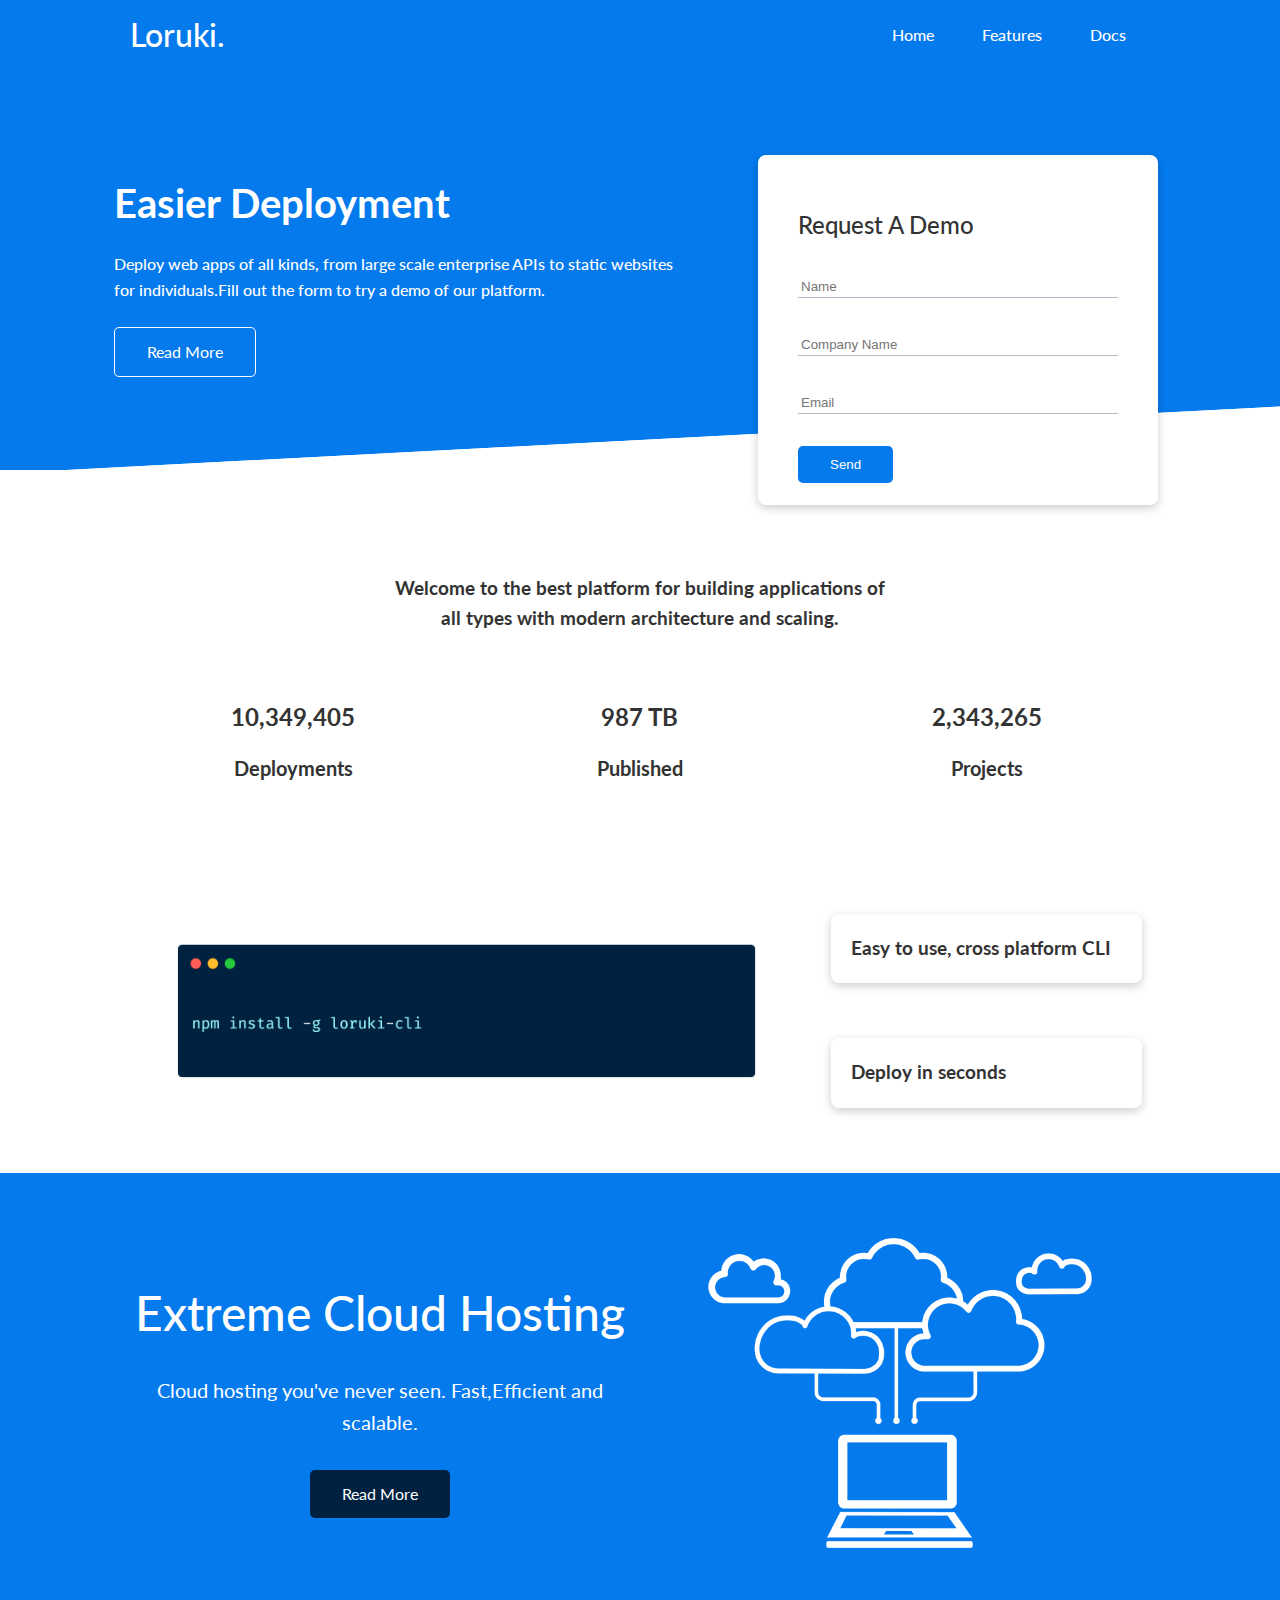
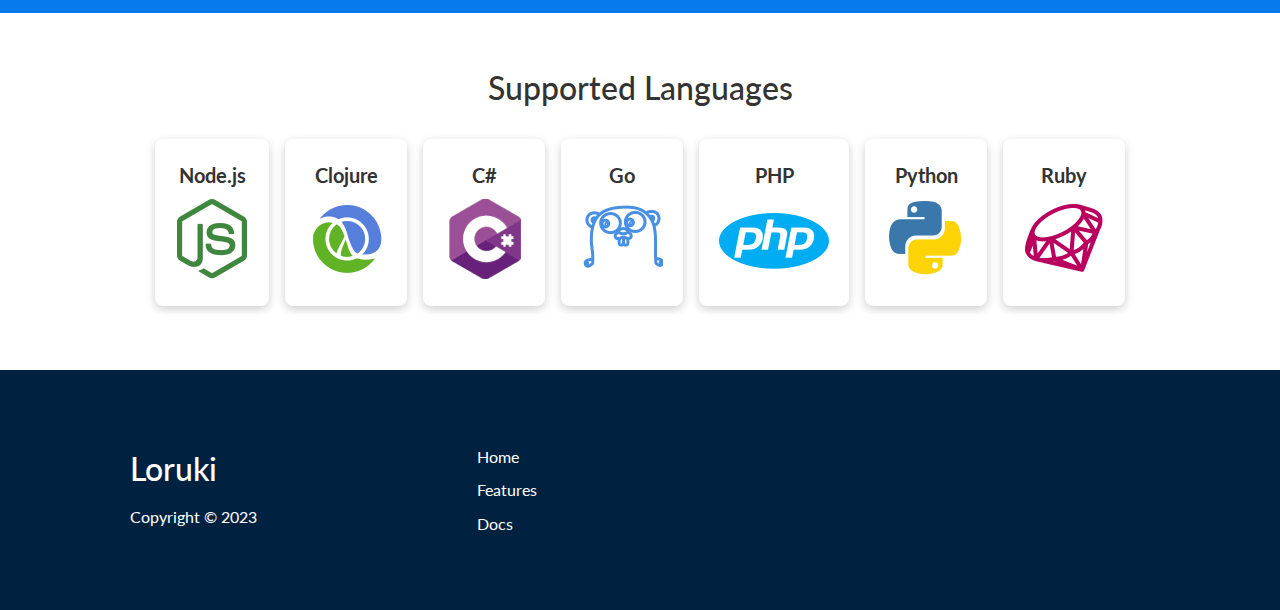
<file: index.html>
<!DOCTYPE html>
<html lang="en">
  <head>
    <meta charset="UTF-8" />
    <meta name="viewport" content="width=device-width, initial-scale=1.0" />
    <title>Loruki | Cloud Hosting For Everyone</title>
    <!-- font awesome link -->
    <link
      rel="stylesheet"
      href="https://cdnjs.cloudflare.com/ajax/libs/font-awesome/6.4.2/css/all.min.css"
      integrity="sha512-z3gLpd7yknf1YoNbCzqRKc4qyor8gaKU1qmn+CShxbuBusANI9QpRohGBreCFkKxLhei6S9CQXFEbbKuqLg0DA=="
      crossorigin="anonymous"
      referrerpolicy="no-referrer"
    />
    <!-- google fonts -->
    <link rel="preconnect" href="https://fonts.googleapis.com" />
    <link rel="preconnect" href="https://fonts.gstatic.com" crossorigin />
    <link
      href="https://fonts.googleapis.com/css2?family=Jost:ital,wght@0,300;0,400;0,500;0,600;1,400;1,600&family=Lato:wght@300;400;700&display=swap"
      rel="stylesheet"
    />
    <!-- custom css stylesheet -->
    <link rel="stylesheet" href="css/utilities.css" />
    <link rel="stylesheet" href="css/style.css" />
  </head>
  <body>
    <!-- Navbar -->
    <div class="navbar">
      <div class="container flex-container">
        <h1 class="logo">loruki.</h1>
        <ul>
          <li><a href="index.html">home</a></li>
          <li><a href="features.html">features</a></li>
          <li><a href="docs.html">docs</a></li>
        </ul>
      </div>
    </div>

    <!-- Showcase -->
    <section class="showcase">
      <div class="container grid-container">
        <div class="showcase-text">
          <h1 class="primary-heading">easier deployment</h1>
          <p>
            Deploy web apps of all kinds, from large scale enterprise APIs to
            static websites for individuals.Fill out the form to try a demo of
            our platform.
          </p>
          <a href="features.html" class="btn btn-outline">read more</a>
        </div>
        <div class="showcase-form card">
          <h2>request a demo</h2>
          <form autocomplete="off">
            <div class="form-control">
              <input type="text" name="name" placeholder="Name" required />
            </div>
            <div class="form-control">
              <input
                type="text"
                name="company"
                placeholder="Company Name"
                required
              />
            </div>
            <div class="form-control">
              <input type="email" name="email" placeholder="Email" required />
            </div>
            <input type="submit" value="Send" class="btn btn-primary" />
          </form>
        </div>
      </div>
    </section>

    <!-- Stats -->
    <section class="stats">
      <div class="container">
        <h3 class="stats-heading text-center my-1">
          Welcome to the best platform for building applications of all types
          with modern architecture and scaling.
        </h3>

        <div class="grid-container grid-container-3 text-center my-4">
          <div>
            <i class="fas fa-server fa-3x"></i>
            <h3>10,349,405</h3>
            <p class="text-secondary">Deployments</p>
          </div>
          <div>
            <i class="fas fa-upload fa-3x"></i>
            <h3>987 TB</h3>
            <p class="text-secondary">Published</p>
          </div>
          <div>
            <i class="fas fa-project-diagram fa-3x"></i>
            <h3>2,343,265</h3>
            <p class="text-secondary">Projects</p>
          </div>
        </div>
      </div>
    </section>

    <!-- CLI -->
    <section class="cli my-4">
      <div class="container grid-container">
        <img src="./images/cli.png" alt="cli" />
        <div class="card">
          <h3>Easy to use, cross platform CLI</h3>
        </div>
        <div class="card">
          <h3>Deploy in seconds</h3>
        </div>
      </div>
    </section>

    <!-- Cloud -->
    <section class="cloud bg-primary my-2 py-4">
      <div class="container grid-container">
        <div class="text-center">
          <h2 class="lg">Extreme Cloud Hosting</h2>
          <p class="lead my-3">
            Cloud hosting you've never seen. Fast,Efficient and scalable.
          </p>
          <a class="btn btn-dark" href="features.html">Read More</a>
        </div>
        <img src="./images/cloud.png" alt="cloud" />
      </div>
    </section>

    <!-- Languages -->
    <section class="languages">
      <h2 class="md text-center my-2">supported languages</h2>
      <div class="container flex-container">
        <div class="card">
          <h4 class="text-center">Node.js</h4>
          <img src="./images/logos/node.png" alt="" />
        </div>
        <div class="card">
          <h4 class="text-center">Clojure</h4>
          <img src="./images/logos/clojure.png" alt="" />
        </div>
        <div class="card">
          <h4 class="text-center">C#</h4>
          <img src="./images/logos/csharp.png" alt="" />
        </div>
        <div class="card">
          <h4 class="text-center">Go</h4>
          <img src="./images/logos/go.png" alt="" />
        </div>
        <div class="card">
          <h4 class="text-center">PHP</h4>
          <img src="./images/logos/php.png" alt="" />
        </div>
        <div class="card">
          <h4 class="text-center">Python</h4>
          <img src="./images/logos/python.png" alt="" />
        </div>
        <div class="card">
          <h4 class="text-center">Ruby</h4>
          <img src="./images/logos/ruby.png" alt="" />
        </div>
      </div>
    </section>

    <!-- Footer -->
    <footer class="bg-dark py-5 footer">
      <div class="container grid-container grid-container-3">
        <div>
          <h1>Loruki</h1>
          <p>Copyright &copy; 2023</p>
        </div>
        <nav>
          <ul>
            <li><a href="index.html">home</a></li>
            <li><a href="features.html">features</a></li>
            <li><a href="docs.html">docs</a></li>
          </ul>
        </nav>
        <div class="social">
          <a href="#"><i title="github" class="fab fa-github fa-2x"></i></a>
          <a href="#"><i title="facebook" class="fab fa-facebook fa-2x"></i></a>
          <a href="#"
            ><i title="instagram" class="fab fa-instagram fa-2x"></i
          ></a>
          <a href="#"><i title="twitter" class="fab fa-twitter fa-2x"></i></a>
        </div>
      </div>
    </footer>
  </body>
</html>
</file>
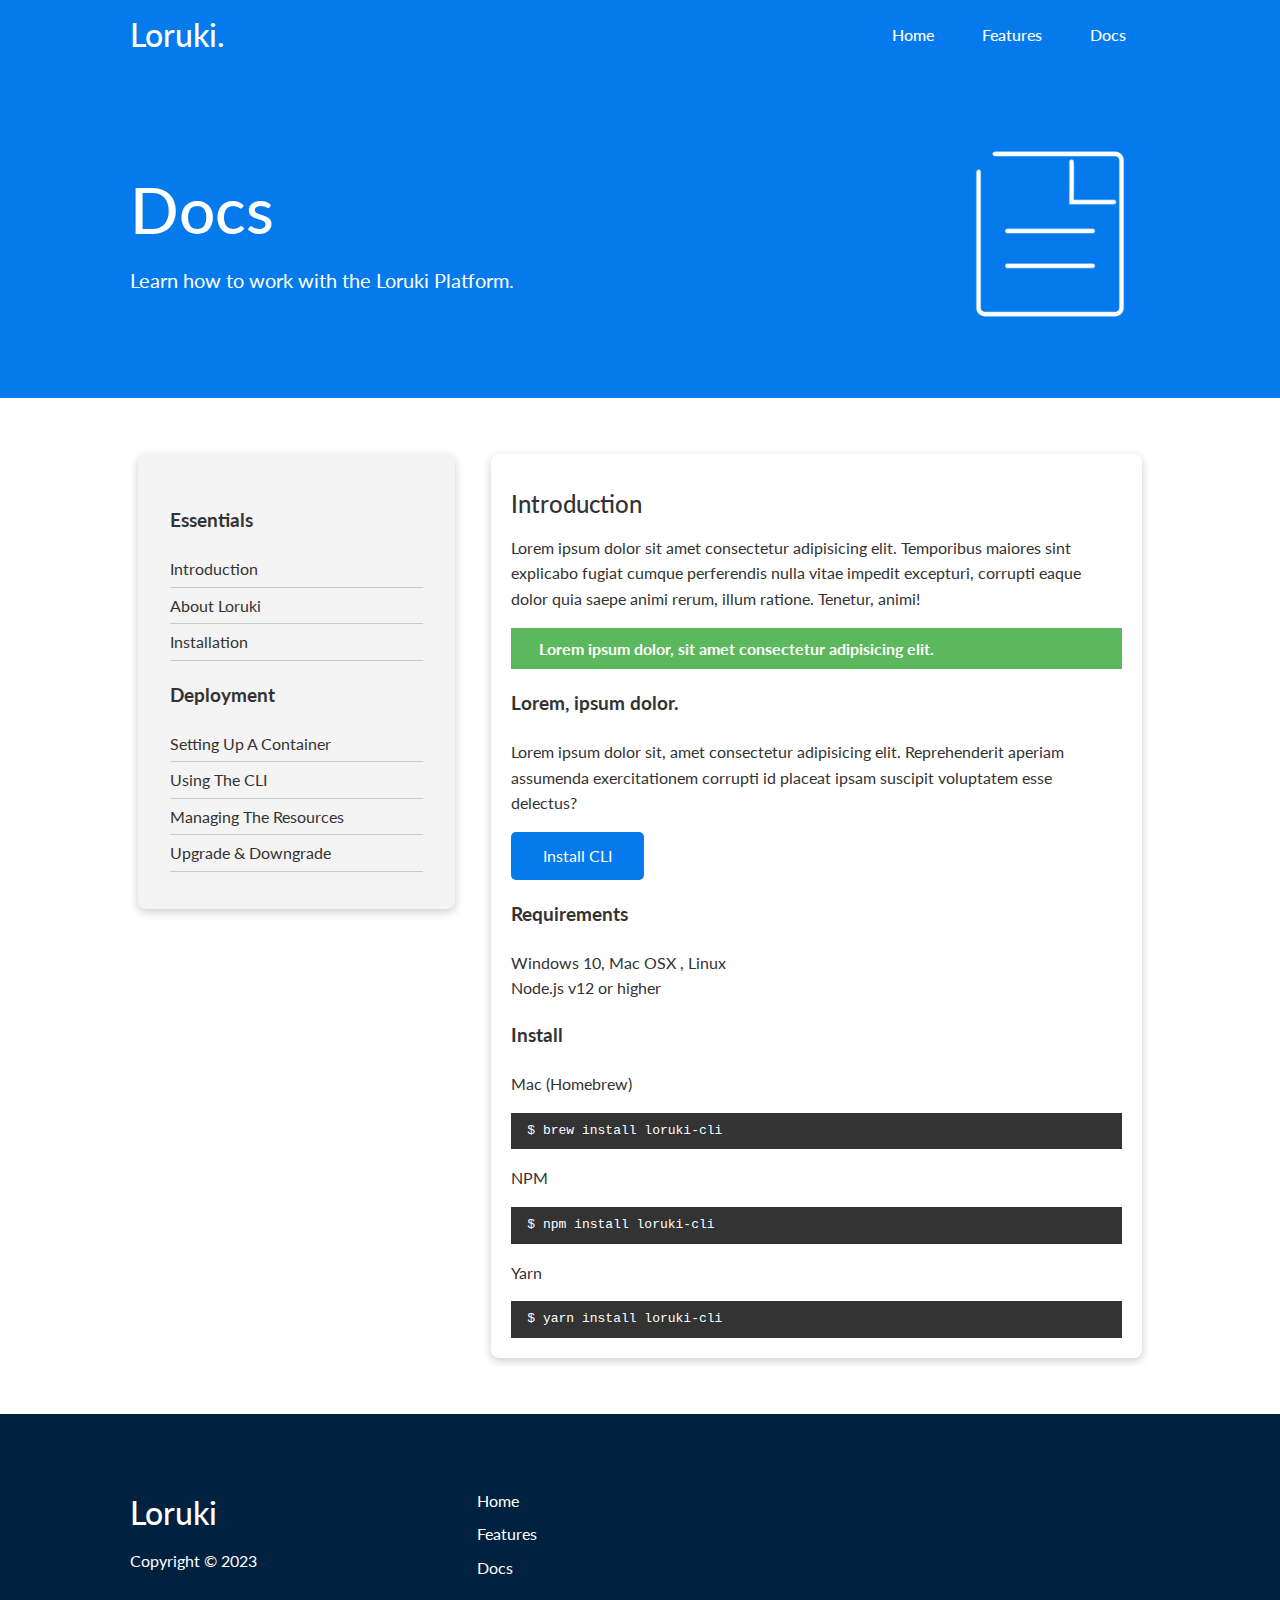
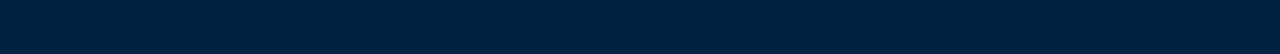
<file: docs.html>
<!DOCTYPE html>
<html lang="en">
  <head>
    <meta charset="UTF-8" />
    <meta name="viewport" content="width=device-width, initial-scale=1.0" />
    <title>Loruki | Cloud Hosting For Everyone</title>
    <!-- font awesome link -->
    <link
      rel="stylesheet"
      href="https://cdnjs.cloudflare.com/ajax/libs/font-awesome/6.4.2/css/all.min.css"
      integrity="sha512-z3gLpd7yknf1YoNbCzqRKc4qyor8gaKU1qmn+CShxbuBusANI9QpRohGBreCFkKxLhei6S9CQXFEbbKuqLg0DA=="
      crossorigin="anonymous"
      referrerpolicy="no-referrer"
    />
    <!-- google fonts -->
    <link rel="preconnect" href="https://fonts.googleapis.com" />
    <link rel="preconnect" href="https://fonts.gstatic.com" crossorigin />
    <link
      href="https://fonts.googleapis.com/css2?family=Jost:ital,wght@0,300;0,400;0,500;0,600;1,400;1,600&family=Lato:wght@300;400;700&display=swap"
      rel="stylesheet"
    />
    <!-- custom css stylesheet -->
    <link rel="stylesheet" href="css/utilities.css" />
    <link rel="stylesheet" href="css/style.css" />
  </head>
  <body>
    <!-- Navbar -->
    <div class="navbar">
      <div class="container flex-container">
        <h1 class="logo">loruki.</h1>
        <ul>
          <li><a href="index.html">home</a></li>
          <li><a href="features.html">features</a></li>
          <li><a href="docs.html">docs</a></li>
        </ul>
      </div>
    </div>

    <!-- Head -->
    <section class="docs-head bg-primary py-5">
      <div class="container grid-container">
        <div>
          <h1 class="xl">Docs</h1>
          <p class="lead">Learn how to work with the Loruki Platform.</p>
        </div>
        <img src="./images/docs.png" alt="server" />
      </div>
    </section>
    <!-- Main -->
    <section class="docs-main my-4">
      <div class="container grid-container">
        <div class="card bg-light p-3">
          <h3 class="my-2">Essentials</h3>
          <nav>
            <ul>
              <li><a href="#">Introduction</a></li>
              <li><a href="#">About Loruki</a></li>
              <li><a href="#">Installation</a></li>
            </ul>
          </nav>
          <h3 class="my-2">Deployment</h3>
          <nav>
            <ul>
              <li><a href="#">Setting up a container</a></li>
              <li><a href="#">Using the CLI</a></li>
              <li><a href="#">Managing the resources</a></li>
              <li><a href="#">Upgrade & downgrade</a></li>
            </ul>
          </nav>
        </div>
        <div class="card">
          <h2>Introduction</h2>
          <p>
            Lorem ipsum dolor sit amet consectetur adipisicing elit. Temporibus
            maiores sint explicabo fugiat cumque perferendis nulla vitae impedit
            excepturi, corrupti eaque dolor quia saepe animi rerum, illum
            ratione. Tenetur, animi!
          </p>
          <div class="alert alert-success">
            <i class="fas fa-info"></i> Lorem ipsum dolor, sit amet consectetur
            adipisicing elit.
          </div>
          <h3>Lorem, ipsum dolor.</h3>
          <p>
            Lorem ipsum dolor sit, amet consectetur adipisicing elit.
            Reprehenderit aperiam assumenda exercitationem corrupti id placeat
            ipsam suscipit voluptatem esse delectus?
          </p>
          <a href="#" class="btn btn-primary btn-white">Install CLI</a>
          <h3>Requirements</h3>
          <ul>
            <li>Windows 10, Mac OSX , Linux</li>
            <li>Node.js v12 or higher</li>
          </ul>
          <h3>Install</h3>
          <p>Mac (Homebrew)</p>
          <pre><code>$ brew install loruki-cli</code></pre>
          <p>NPM</p>
          <pre><code>$ npm install loruki-cli</code></pre>
          <p>Yarn</p>
          <pre><code>$ yarn install loruki-cli</code></pre>
        </div>
      </div>
    </section>

    <!-- Footer -->
    <footer class="bg-dark py-5 footer">
      <div class="container grid-container grid-container-3">
        <div>
          <h1>Loruki</h1>
          <p>Copyright &copy; 2023</p>
        </div>
        <nav>
          <ul>
            <li><a href="index.html">home</a></li>
            <li><a href="features.html">features</a></li>
            <li><a href="docs.html">docs</a></li>
          </ul>
        </nav>
        <div class="social">
          <a href="#"><i title="github" class="fab fa-github fa-2x"></i></a>
          <a href="#"><i title="facebook" class="fab fa-facebook fa-2x"></i></a>
          <a href="#"
            ><i title="instagram" class="fab fa-instagram fa-2x"></i
          ></a>
          <a href="#"><i title="twitter" class="fab fa-twitter fa-2x"></i></a>
        </div>
      </div>
    </footer>
  </body>
</html>
</file>
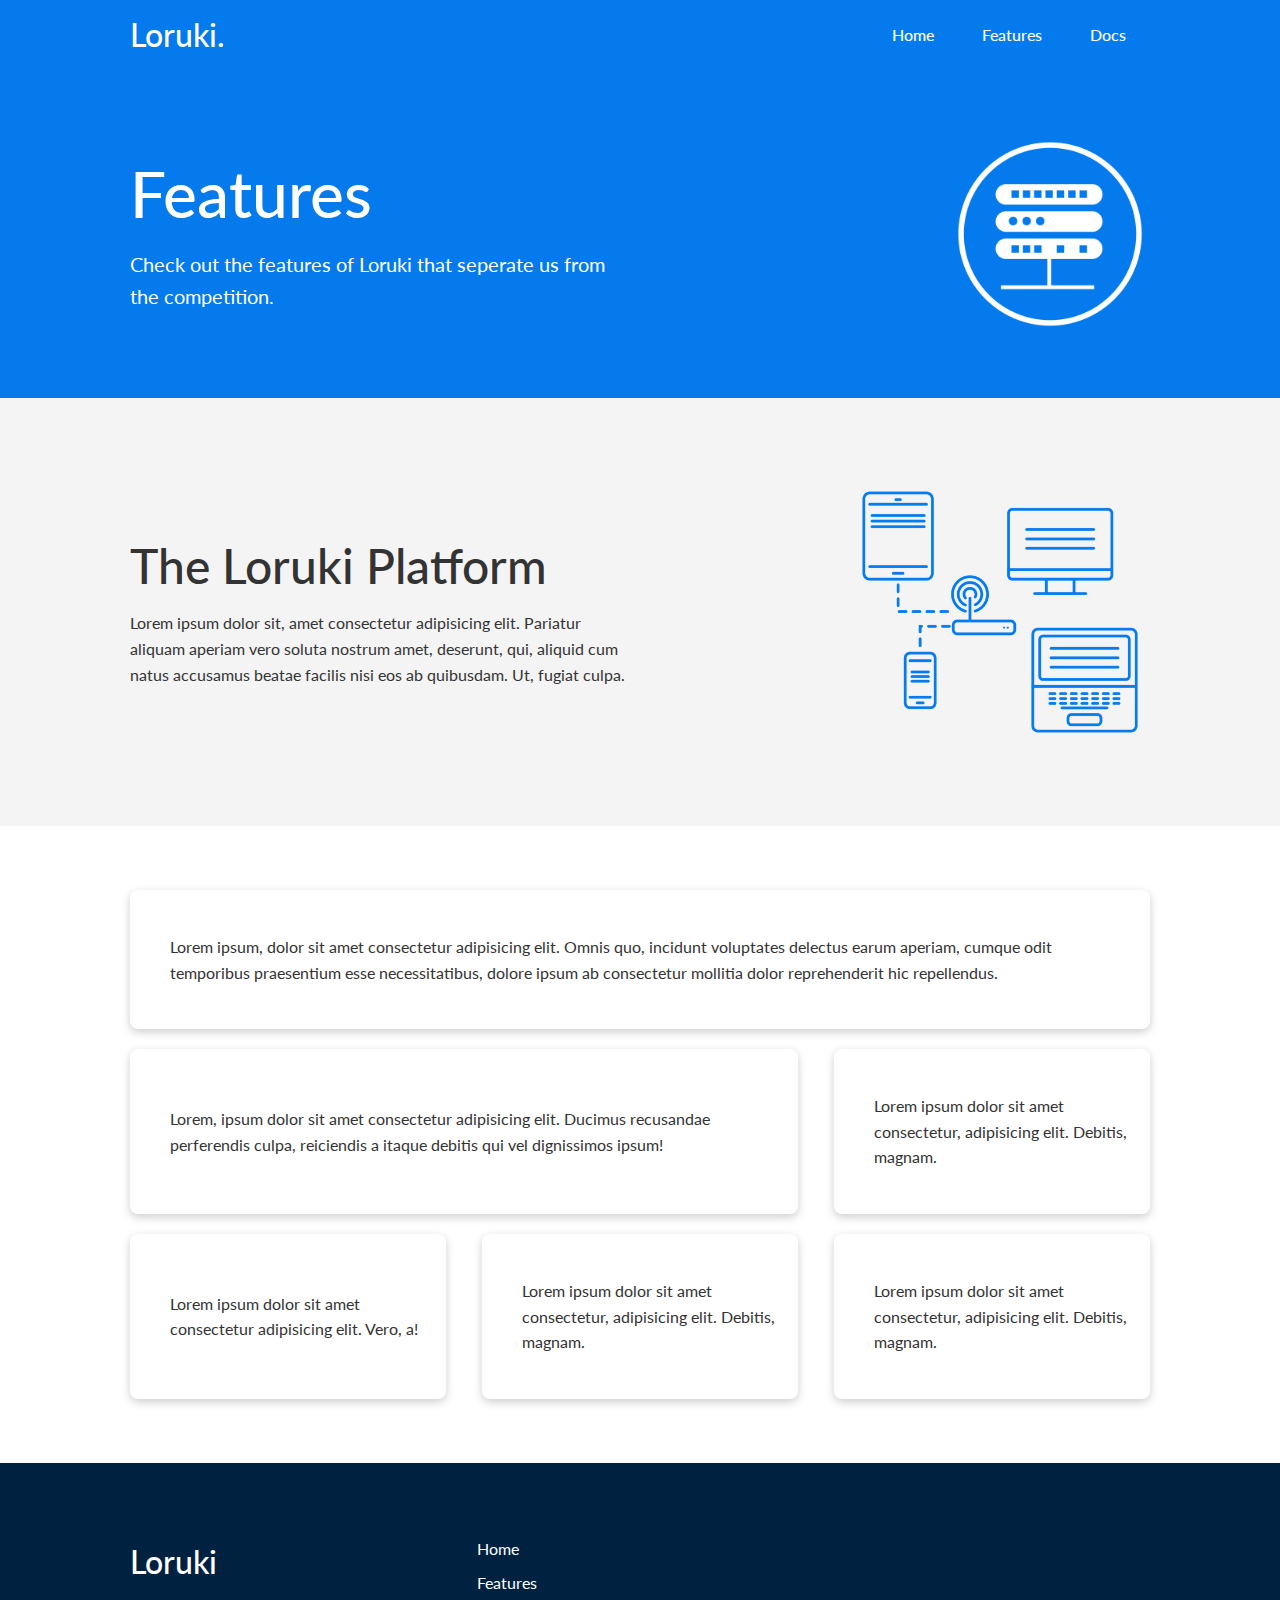
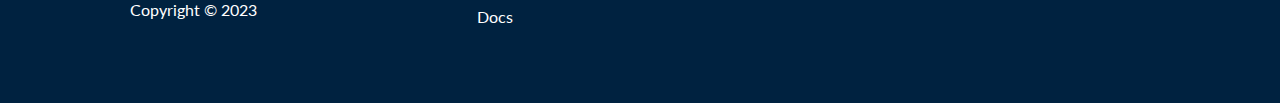
<file: features.html>
<!DOCTYPE html>
<html lang="en">
  <head>
    <meta charset="UTF-8" />
    <meta name="viewport" content="width=device-width, initial-scale=1.0" />
    <title>Loruki | Cloud Hosting For Everyone</title>
    <!-- font awesome link -->
    <link
      rel="stylesheet"
      href="https://cdnjs.cloudflare.com/ajax/libs/font-awesome/6.4.2/css/all.min.css"
      integrity="sha512-z3gLpd7yknf1YoNbCzqRKc4qyor8gaKU1qmn+CShxbuBusANI9QpRohGBreCFkKxLhei6S9CQXFEbbKuqLg0DA=="
      crossorigin="anonymous"
      referrerpolicy="no-referrer"
    />
    <!-- google fonts -->
    <link rel="preconnect" href="https://fonts.googleapis.com" />
    <link rel="preconnect" href="https://fonts.gstatic.com" crossorigin />
    <link
      href="https://fonts.googleapis.com/css2?family=Jost:ital,wght@0,300;0,400;0,500;0,600;1,400;1,600&family=Lato:wght@300;400;700&display=swap"
      rel="stylesheet"
    />
    <!-- custom css stylesheet -->
    <link rel="stylesheet" href="css/utilities.css" />
    <link rel="stylesheet" href="css/style.css" />
  </head>
  <body>
    <!-- Navbar -->
    <div class="navbar">
      <div class="container flex-container">
        <h1 class="logo">loruki.</h1>
        <ul>
          <li><a href="index.html">home</a></li>
          <li><a href="features.html">features</a></li>
          <li><a href="docs.html">docs</a></li>
        </ul>
      </div>
    </div>

    <!-- Head -->
    <section class="features-head bg-primary py-5">
      <div class="container grid-container">
        <div>
          <h1 class="xl">Features</h1>
          <p class="lead">
            Check out the features of Loruki that seperate us from the
            competition.
          </p>
        </div>
        <img src="./images/server.png" alt="server" />
      </div>
    </section>

    <!-- Sub Head -->
    <section class="features-sub-head bg-light py-5">
      <div class="container grid-container">
        <div>
          <h2 class="lg">the loruki platform</h2>
          <p>
            Lorem ipsum dolor sit, amet consectetur adipisicing elit. Pariatur
            aliquam aperiam vero soluta nostrum amet, deserunt, qui, aliquid cum
            natus accusamus beatae facilis nisi eos ab quibusdam. Ut, fugiat
            culpa.
          </p>
        </div>
        <img src="./images/server2.png" alt="server2" />
      </div>
    </section>
    <!-- Main -->
    <section class="features-main my-3">
      <div class="container grid-container grid-container-3">
        <div class="card flex-container">
          <i class="fas fa-server fa-3x"></i>
          <p>
            Lorem ipsum, dolor sit amet consectetur adipisicing elit. Omnis quo,
            incidunt voluptates delectus earum aperiam, cumque odit temporibus
            praesentium esse necessitatibus, dolore ipsum ab consectetur
            mollitia dolor reprehenderit hic repellendus.
          </p>
        </div>
        <div class="card flex-container">
          <i class="fas fa-network-wired fa-3x"></i>
          <p>
            Lorem, ipsum dolor sit amet consectetur adipisicing elit. Ducimus
            recusandae perferendis culpa, reiciendis a itaque debitis qui vel
            dignissimos ipsum!
          </p>
        </div>
        <div class="card flex-container">
          <i class="fas fa-laptop-code fa-3x"></i>
          <p>
            Lorem ipsum dolor sit amet consectetur, adipisicing elit. Debitis,
            magnam.
          </p>
        </div>
        <div class="card flex-container">
          <i class="fas fa-database fa-3x"></i>
          <p>
            Lorem ipsum dolor sit amet consectetur adipisicing elit. Vero, a!
          </p>
        </div>
        <div class="card flex-container">
          <i class="fas fa-power-off fa-3x"></i>
          <p>
            Lorem ipsum dolor sit amet consectetur, adipisicing elit. Debitis,
            magnam.
          </p>
        </div>
        <div class="card flex-container">
          <i class="fas fa-upload fa-3x"></i>
          <p>
            Lorem ipsum dolor sit amet consectetur, adipisicing elit. Debitis,
            magnam.
          </p>
        </div>
      </div>
    </section>
    <!-- Footer -->
    <footer class="bg-dark py-5 footer">
      <div class="container grid-container grid-container-3">
        <div>
          <h1>Loruki</h1>
          <p>Copyright &copy; 2023</p>
        </div>
        <nav>
          <ul>
            <li><a href="index.html">home</a></li>
            <li><a href="features.html">features</a></li>
            <li><a href="docs.html">docs</a></li>
          </ul>
        </nav>
        <div class="social">
          <a href="#"><i title="github" class="fab fa-github fa-2x"></i></a>
          <a href="#"><i title="facebook" class="fab fa-facebook fa-2x"></i></a>
          <a href="#"
            ><i title="instagram" class="fab fa-instagram fa-2x"></i
          ></a>
          <a href="#"><i title="twitter" class="fab fa-twitter fa-2x"></i></a>
        </div>
      </div>
    </footer>
  </body>
</html>
</file>
<file: css/utilities.css>
/* Utilities(classes that we use all around our site) */

.container {
  max-width: 1100px;
  margin: 0 auto;
  overflow: auto;
  padding: 0 40px;
}

.flex-container {
  display: flex;
  justify-content: center;
  align-items: center;
  height: 100%;
}

.grid-container {
  display: grid;
  grid-template-columns: repeat(2, 1fr);
  gap: 1.25rem;
  justify-content: center;
  align-items: center;
  /* to vertically center the grid items at the center of the grid container */
  height: 100%;
}

.grid-container-3 {
  grid-template-columns: repeat(3, 1fr);
}

.card {
  color: var(--color-primary);
  background-color: var(--color-secondary);
  border-radius: 0.5rem;
  padding: 1.25rem;
  margin: 0.5rem;
  box-shadow: 0 3px 10px rgba(0, 0, 0, 0.2);
}

.btn {
  display: inline-block;
  padding: 0.7rem 2rem;
  cursor: pointer;
  background-color: var(--deault-bg-color);
  color: var(--color-secondary);
  border: none;
  border-radius: 5px;
}

.btn:hover {
  transform: scale(0.98);
}

.btn-outline {
  background-color: transparent;
  border: 1px solid var(--color-secondary);
}

.text-center {
  text-align: center;
}

/* margin */
.my-1 {
  margin: 1rem 0;
}

.my-2 {
  margin: 1.5rem 0;
}

.my-3 {
  margin: 2rem 0;
}

.my-4 {
  margin: 3rem 0;
}

.my-5 {
  margin: 4rem 0;
}

.m-1 {
  margin: 1rem;
}

.m-2 {
  margin: 1.5rem;
}

.m-3 {
  margin: 2rem;
}

.m-4 {
  margin: 3rem;
}

.m-5 {
  margin: 4rem;
}

/* padding */
.py-1 {
  padding: 1rem 0;
}

.py-2 {
  padding: 1.5rem 0;
}

.py-3 {
  padding: 2rem 0;
}

.py-4 {
  padding: 3rem 0;
}

.py-5 {
  padding: 4rem 0;
}

/* margin */
.p-1 {
  padding: 1rem;
}

.p-2 {
  padding: 1.5rem;
}

.p-3 {
  padding: 2rem;
}

.p-4 {
  padding: 3rem;
}

.p-5 {
  padding: 4rem;
}

/* Background and colored buttons */

.bg-primary,
.btn-primary {
  background-color: var(--deault-bg-color);
  color: var(--color-secondary);
}

.bg-secondary,
.btn-secondary {
  background-color: var(--secondary-bg-color);
  color: var(--color-secondary);
}

.bg-dark,
.btn-dark {
  background-color: var(--dark-color);
  color: var(--color-secondary);
}

.bg-light,
.btn-light {
  background-color: var(--light-color);
  color: var(--color-primary);
}

.bg-primary a,
.btn-primary a,
.bg-secondary a,
.btn-secondary a,
.bg-dark a,
.btn-dark a,
.bg-light a,
.btn-light a {
  color: var(--color-secondary);
}

.btn-white a {
  color: var(--color-secondary);
}

/* Alert */

.alert {
  background-color: var(--light-color);
  padding: 0.5rem 1.25rem;
  font-weight: bold;
  margin: 1rem 0;
}

.alert i {
  margin-right: 0.5rem;
}

.alert-success {
  background-color: var(--success-color);
  color: var(--color-secondary);
}

.alert-error {
  background-color: var(--error-color);
  color: var(--color-secondary);
}

/* Text sizes */

.lead {
  font-size: 1.25rem;
}

.sm {
  font-size: 1rem;
}

.md {
  font-size: 2rem;
}

.lg {
  font-size: 3rem;
}

.xl {
  font-size: 4rem;
}
</file>
<file: css/style.css>
:root {
  --color-primary: #333;
  --color-secondary: #fff;
  --deault-bg-color: #047aed;
  --secondary-bg-color: #1c3fa8;
  --dark-color: #002240;
  --light-color: #f4f4f4;
  --success-color: #5cb85c;
  --error-color: #d9534f;
  --default-line-height: 1.6;
  --default-font-weight: 500;
}

/* Reset */
* {
  margin: 0;
  padding: 0;
  box-sizing: border-box;
}

/* Base styling */

body {
  font-family: "Lato", sans-serif;
  line-height: var(--default-line-height);
  color: var(--color-primary);
}

ul {
  list-style-type: none;
}

a {
  text-decoration: none;
  text-transform: capitalize;
  color: var(--color-primary);
}

h1,
h2 {
  font-weight: var(--default-font-weight);
  line-height: 1.2;
  margin: 1rem 0;
  text-transform: capitalize;
}

p {
  margin: 1rem 0;
}

img {
  width: 100%;
}

code,
pre {
  background-color: var(--color-primary);
  color: var(--color-secondary);
  padding: 0.5rem;
}

/* Navbar */

.navbar {
  color: var(--color-secondary);
  background-color: var(--deault-bg-color);
  height: 70px;
}

.navbar ul {
  display: flex;
}

.navbar a {
  padding: 1rem;
  margin: 0 0.5rem;
  color: var(--color-secondary);
  font-weight: var(--default-font-weight);
}

.navbar a:hover {
  border-bottom: 2px solid var(--color-secondary);
}

.navbar .flex-container {
  justify-content: space-between;
}

/* Showcase */

.showcase {
  height: 400px;
  background-color: var(--deault-bg-color);
  color: var(--color-secondary);
  position: relative;
}

.showcase-text {
  animation: slideInFromLeft 1s ease-in;
}

.primary-heading {
  font-size: 2.5rem;
  font-weight: 700;
}

.showcase p {
  margin: 1.5rem 0;
  font-weight: var(--default-font-weight);
}

.showcase .grid-container {
  grid-template-columns: 55% 45%;
  gap: 2rem;
  overflow: visible;
}

.showcase-form {
  position: relative;
  top: 60px;
  width: 400px;
  height: 350px;
  padding: 2.5rem;
  justify-self: flex-end;
  /* to push the form to the end of the container */
  z-index: 100;
  animation: slideInFromRight 1s ease-out;
}

.showcase-form .form-control {
  margin: 2rem 0;
}

.showcase-form input[type="text"],
.showcase-form input[type="email"] {
  border: 0;
  border-bottom: 1px solid #b4becb;
  width: 100%;
  padding: 3px;
}

.showcase-form input:focus {
  outline: none;
}

.showcase::before,
.showcase::after {
  content: "";
  position: absolute;
  height: 100px;
  bottom: -70px;
  left: 0;
  right: 0;
  background-color: var(--color-secondary);
  transform: skewY(-3deg);
}
/* alternative */

/* .showcase::after {
  content: "";
  position: absolute;
  height: 150px;
  width: 100%;
  left: 0;
  right: 0;
  background-color: var(--color-secondary);
  transform: skewY(-3deg);
  transform-origin: left;
} */

/* Stats */
.stats {
  padding-top: 6.5rem;
  animation: slideInFromBottom 1s ease-in;
}

.stats-heading {
  max-width: 500px;
  margin: auto;
}

.stats .grid-container h3 {
  font-size: 1.5rem;
  margin-top: 1rem;
}

.stats .grid-container p {
  font-size: 1.25rem;
  font-weight: bold;
}

/* CLI */

.cli .grid-container {
  grid-template-columns: repeat(3, 1fr);
  grid-template-rows: repeat(2, 1fr);
}

.cli .grid-container > *:first-child {
  /* grid-area: 1/1/3/3; */
  grid-column: 1 / span 2;
  grid-row: 1 / span 2;
}

/* Cloud */

.cloud .grid {
  grid-template-columns: 4fr 3fr;
}

/*Languages */

.languages {
  text-align: center;
  margin: 3.5rem 0.5rem 3.5rem;
}

.languages .card {
  transition: all 0.3s ease-in;
}

.languages .flex-container {
  flex-wrap: wrap;
}

.languages .card h4 {
  font-size: 1.25rem;
  margin-bottom: 0.5rem;
}

.languages .card:hover {
  transform: translateY(-1rem);
}

/* Features */

.features-head img {
  width: 200px;
  justify-self: flex-end;
}
.features-sub-head img {
  width: 300px;
  justify-self: flex-end;
}

.features-main .card > i {
  margin-right: 1.25rem;
}

.features-main .grid-container {
  padding: 2rem;
}

.features-main .grid-container > *:first-child {
  grid-area: 1/1/-1/-1;
}

.features-main .grid-container > *:nth-child(2) {
  grid-area: 2/1/3/3;
}

/* Docs */
.docs-head img {
  width: 200px;
  justify-self: flex-end;
}

.docs-main nav li {
  padding-bottom: 5px;
  margin-bottom: 5px;
  border-bottom: 1px solid #ccc;
}

.docs-main nav a {
  color: var(--color-primary);
}

.docs-main nav a:hover {
  font-weight: bold;
}

.docs-main h3 {
  margin: 1.25rem 0;
}

.docs-main .grid-container {
  grid-template-columns: 1fr 2fr;
  align-items: flex-start;
}

/* Footer */

.footer nav li {
  margin: 0.5rem 0;
}

.footer .social a {
  margin: 0 0.5rem;
}

/* Animations */

@keyframes slideInFromLeft {
  0% {
    transform: translateX(-100%);
  }
  100% {
    transform: translateX(0);
  }
}

@keyframes slideInFromRight {
  0% {
    transform: translateX(100%);
  }
  100% {
    transform: translateX(0);
  }
}

@keyframes slideInFromTop {
  0% {
    transform: translateY(-100%);
  }
  100% {
    transform: translateX(0);
  }
}

@keyframes slideInFromBottom {
  0% {
    transform: translateY(100%);
  }
  100% {
    transform: translateX(0);
  }
}

/* Media queries */

/* Tablets */
@media (max-width: 950px) {
  .grid-container,
  .showcase .grid-container,
  .stats .grid-container,
  .cli .grid-container,
  .cloud .grid-container,
  .features-main .grid-container,
  .docs-main .grid-container {
    grid-template-columns: 1fr;
    grid-template-rows: 1fr;
  }
  .showcase {
    height: auto;
  }
  .showcase-text {
    text-align: center;
    margin-top: 2.5rem;
  }

  .showcase-form {
    justify-self: center;
    margin: auto;
  }
  .cli .grid-container > *:first-child {
    grid-column: 1;
    grid-row: 1;
  }

  .cli .card {
    text-align: center;
  }

  .features-head,
  .features-sub-head,
  .docs-head {
    text-align: center;
  }

  .features-head img,
  .features-sub-head img,
  .docs-head img {
    justify-self: center;
  }

  .footer {
    text-align: center;
  }

  .footer nav li {
    margin: 1rem 0;
  }
  .footer .social {
    margin-top: 1.5rem;
  }

  .features-main .grid-container > *:first-child,
  .features-main .grid-container > *:nth-child(2) {
    grid-column: 1;
  }
}
/* Mobiles */
@media (max-width: 576px) {
  .navbar {
    height: 110px;
  }
  .navbar .flex-container {
    flex-direction: column;
  }
  .navbar ul {
    overflow: hidden;
    padding: 0.5rem;
    background-color: rgba(0, 0, 0, 0.1);
  }

  .showcase-form {
    width: 300px;
  }
  .features-sub-head img {
    width: 90%;
  }
  .features-head img,
  .docs-head img {
    width: 50%;
  }
}
</file>
